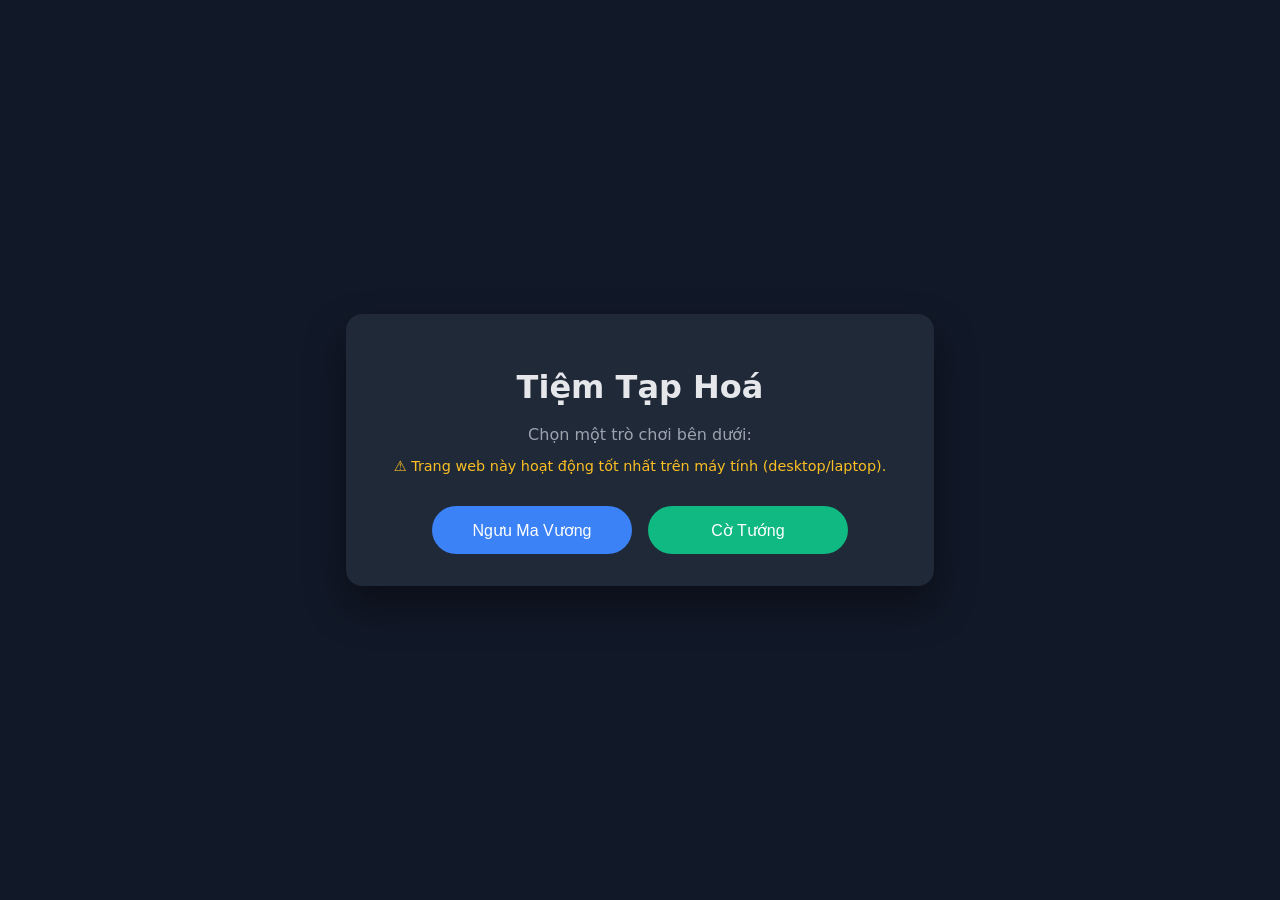
<file: Chess/index.html>
<!doctype html>
<html lang="vi">
<head>
  <meta charset="utf-8" />
  <title>Tiệm Tạp Hoá – Chọn trò chơi</title>
  <meta name="viewport" content="width=device-width, initial-scale=1" />
  <style>
    body {
      font-family: system-ui, -apple-system, BlinkMacSystemFont, "Segoe UI", sans-serif;
      min-height: 100vh;
      margin: 0;
      display: flex;
      align-items: center;
      justify-content: center;
      background: #111827;
      color: #e5e7eb;
    }
    .container {
      text-align: center;
      padding: 2rem 3rem;
      border-radius: 1rem;
      background: #1f2937;
      box-shadow: 0 20px 40px rgba(0,0,0,0.4);
      max-width: 560px;
    }
    h1 {
      margin-bottom: 1.2rem;
      font-size: 2rem;
    }
    .subtitle {
      margin-bottom: 0.5rem;
      color: #9ca3af;
    }
    .warning {
      margin-bottom: 2rem;
      font-size: 0.9rem;
      color: #fbbf24; /* vàng cảnh báo nhẹ */
    }
    .buttons {
      display: flex;
      gap: 1rem;
      justify-content: center;
      flex-wrap: wrap;
    }
    a {
      text-decoration: none;
    }
    .btn {
      padding: 0.9rem 1.6rem;
      border-radius: 999px;
      border: none;
      font-size: 1rem;
      cursor: pointer;
      transition: transform 0.1s ease, box-shadow 0.1s ease, background 0.2s;
      background: #3b82f6;
      color: white;
      display: inline-block;
      min-width: 200px;
    }
    .btn.secondary {
      background: #10b981;
    }
    .btn:hover {
      transform: translateY(-1px);
      box-shadow: 0 10px 25px rgba(0,0,0,0.35);
    }
  </style>
</head>
<body>
  <div class="container">
    <h1>Tiệm Tạp Hoá</h1>
    <p class="subtitle">Chọn một trò chơi bên dưới:</p>
    <p class="warning">⚠️ Trang web này hoạt động tốt nhất trên máy tính (desktop/laptop).</p>

    <div class="buttons">
      <!-- Nối Màu Ngưu Ma Vương -->
      <a href="./NguuMa.html">
        <button class="btn">Ngưu Ma Vương</button>
      </a>

      <!-- Cờ Tướng -->
      <a href="./CoTuong.html">
        <button class="btn secondary">Cờ Tướng</button>
      </a>
    </div>
  </div>
</body>
</html>
</file>
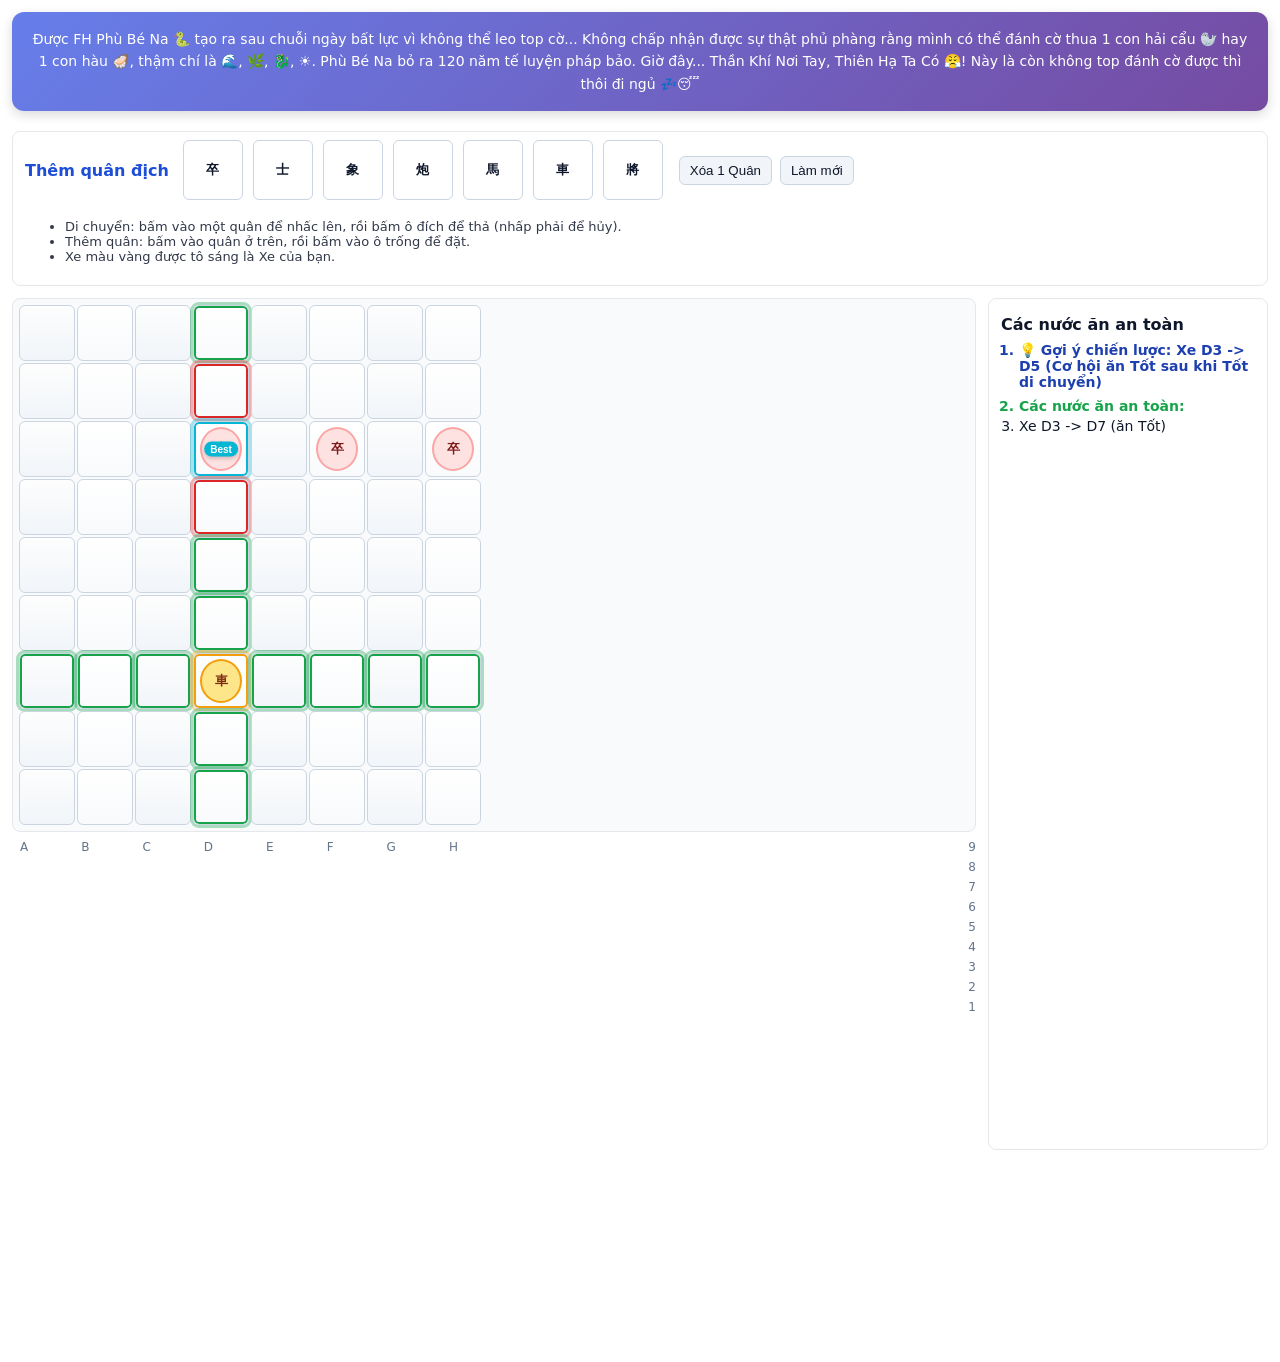
<file: ChessAI/index.html>
<!DOCTYPE html>
<html lang="vi">
<head>
	<meta charset="UTF-8" />
	<meta name="viewport" content="width=device-width, initial-scale=1.0" />
	<title>Công cụ Xiangqi: Nước ăn an toàn của Xe (8x9)</title>
	<link rel="stylesheet" href="styles.css" />
</head>
<body>
	<div class="app">
		<div class="decorative-section">
			<p>Được FH Phù Bé Na 🐍 tạo ra sau chuỗi ngày bất lực vì không thể leo top cờ... Không chấp nhận được sự thật phủ phàng rằng mình có thể đánh cờ thua 1 con hải cẩu 🦭 hay 1 con hàu 🦪, thậm chí là 🌊, 🌿, 🐉, ☀️. Phù Bé Na bỏ ra 120 năm tế luyện pháp bảo. Giờ đây... Thần Khí Nơi Tay, Thiên Hạ Ta Có 😤! Này là còn không top đánh cờ được thì thôi đi ngủ 💤😴</p>
		</div>
		<div class="controls">
			<div class="row">
				<div class="group">
					<label class="group-label">Thêm quân địch</label>
					<div id="palette" class="palette">
						<button class="token" data-piece="pawn">卒</button>
						<button class="token" data-piece="advisor">士</button>
						<button class="token" data-piece="elephant">象</button>
						<button class="token" data-piece="cannon">炮</button>
						<button class="token" data-piece="knight">馬</button>
						<button class="token" data-piece="rook">車</button>
						<button class="token" data-piece="general">將</button>
					</div>
				</div>
				<div class="group">
					<button id="deleteBtn" class="secondary">Xóa 1 Quân</button>
					<button id="resetBtn" class="secondary">Làm mới</button>
				</div>
			</div>
			<div class="row help">
				<ul>
					<li>Di chuyển: bấm vào một quân để nhấc lên, rồi bấm ô đích để thả (nhấp phải để hủy).</li>
					<li>Thêm quân: bấm vào quân ở trên, rồi bấm vào ô trống để đặt.</li>
					<li>Xe màu vàng được tô sáng là Xe của bạn.</li>
				</ul>
			</div>
		</div>
		<div class="board-wrap">
			<div id="board" class="board" aria-label="Bàn cờ Tượng Kỳ 8x9" role="grid"></div>
			<div class="labels">
				<div id="fileLabels" class="file-labels"></div>
				<div id="rankLabels" class="rank-labels"></div>
			</div>
		</div>
		<div class="sidebar">
			<h3>Các nước ăn an toàn</h3>
			<ol id="moveList" class="move-list"></ol>
		</div>
	</div>

	<script src="engine.js"></script>
	<script src="app.js"></script>
</body>
</html>
</file>
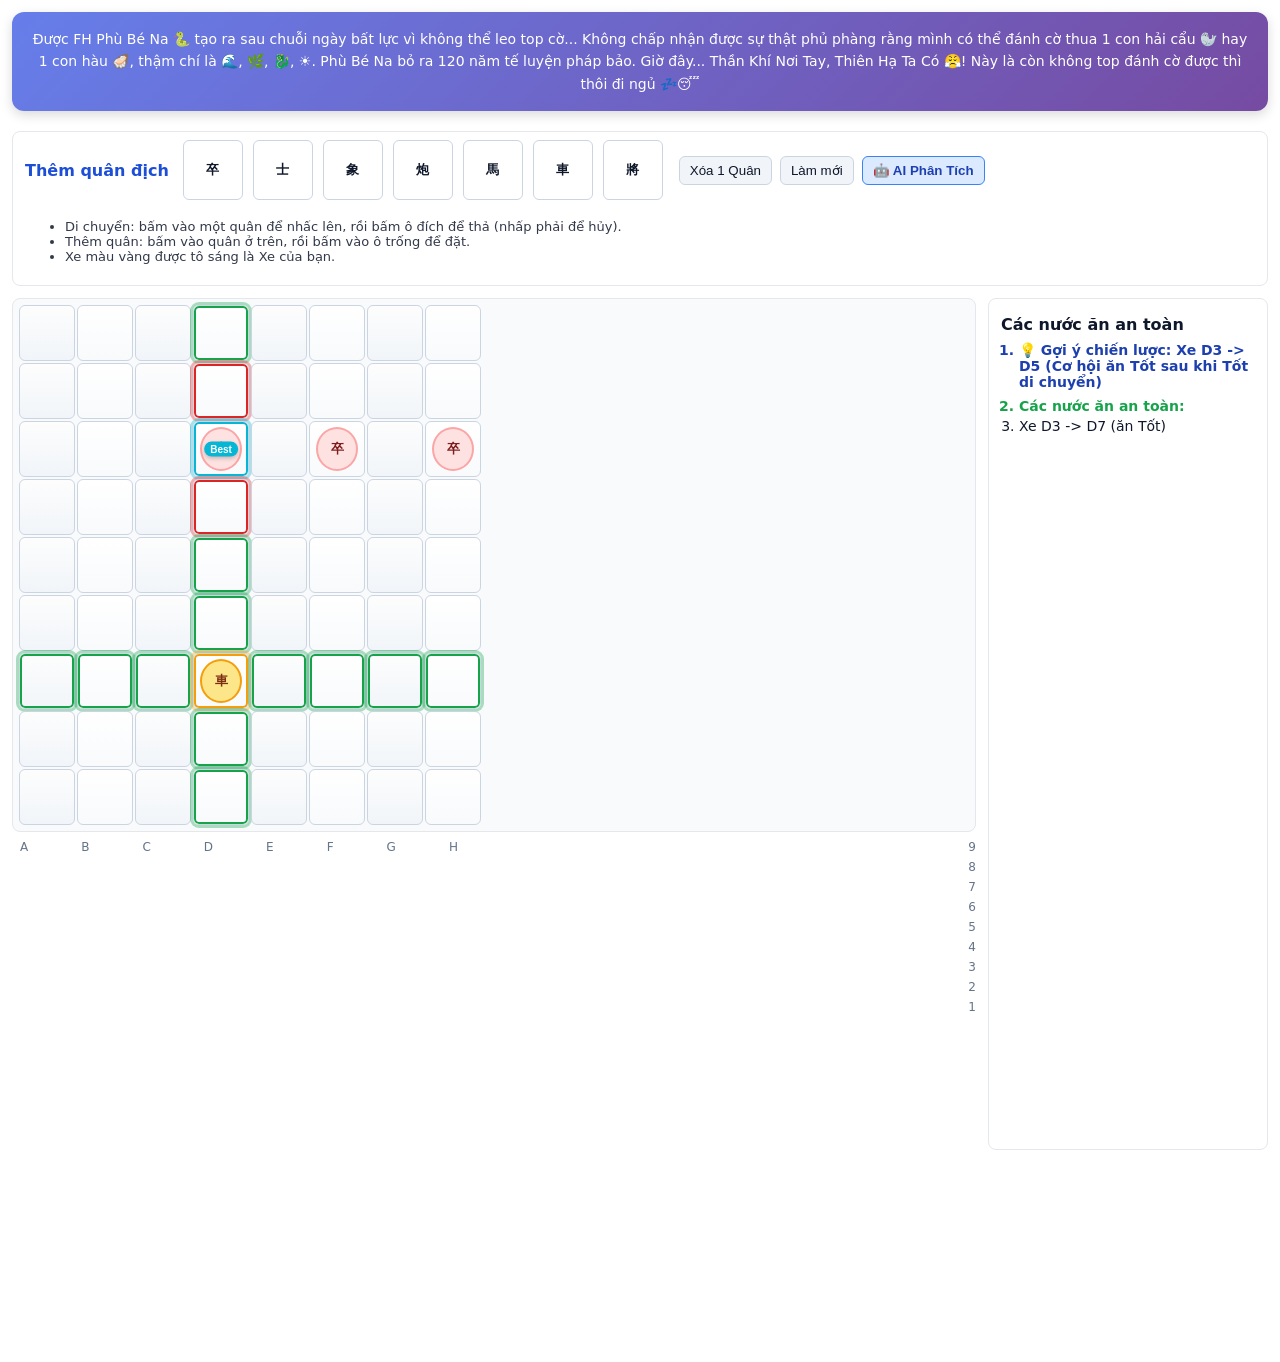
<file: Chess/CoTuong.html>
<!DOCTYPE html>
<html lang="vi">
<head>
	<meta charset="UTF-8" />
	<meta name="viewport" content="width=device-width, initial-scale=1.0" />
	<title>Công cụ Xiangqi: Nước ăn an toàn của Xe (8x9)</title>
	<link rel="stylesheet" href="styles.css" />
</head>
<body>
	<div class="app">
		<div class="decorative-section">
			<p>Được FH Phù Bé Na 🐍 tạo ra sau chuỗi ngày bất lực vì không thể leo top cờ... Không chấp nhận được sự thật phủ phàng rằng mình có thể đánh cờ thua 1 con hải cẩu 🦭 hay 1 con hàu 🦪, thậm chí là 🌊, 🌿, 🐉, ☀️. Phù Bé Na bỏ ra 120 năm tế luyện pháp bảo. Giờ đây... Thần Khí Nơi Tay, Thiên Hạ Ta Có 😤! Này là còn không top đánh cờ được thì thôi đi ngủ 💤😴</p>
		</div>
		<div class="controls">
			<div class="row">
				<div class="group">
					<label class="group-label">Thêm quân địch</label>
					<div id="palette" class="palette">
						<button class="token" data-piece="pawn">卒</button>
						<button class="token" data-piece="advisor">士</button>
						<button class="token" data-piece="elephant">象</button>
						<button class="token" data-piece="cannon">炮</button>
						<button class="token" data-piece="knight">馬</button>
						<button class="token" data-piece="rook">車</button>
						<button class="token" data-piece="general">將</button>
					</div>
				</div>
				<div class="group">
					<button id="deleteBtn" class="secondary">Xóa 1 Quân</button>
					<button id="resetBtn" class="secondary">Làm mới</button>
					<button id="aiBtn" class="primary">🤖 AI Phân Tích</button>
				</div>
			</div>
			<div class="row help">
				<ul>
					<li>Di chuyển: bấm vào một quân để nhấc lên, rồi bấm ô đích để thả (nhấp phải để hủy).</li>
					<li>Thêm quân: bấm vào quân ở trên, rồi bấm vào ô trống để đặt.</li>
					<li>Xe màu vàng được tô sáng là Xe của bạn.</li>
				</ul>
			</div>
		</div>
		<div class="board-wrap">
			<div id="board" class="board" aria-label="Bàn cờ Tượng Kỳ 8x9" role="grid"></div>
			<div class="labels">
				<div id="fileLabels" class="file-labels"></div>
				<div id="rankLabels" class="rank-labels"></div>
			</div>
		</div>
		<div class="sidebar">
			<h3>Các nước ăn an toàn</h3>
			<ol id="moveList" class="move-list"></ol>
		</div>
	</div>

	<script src="engine.js"></script>
	<script src="gemini-api.js"></script>
	<script src="app.js"></script>
</body>
</html>
</file>
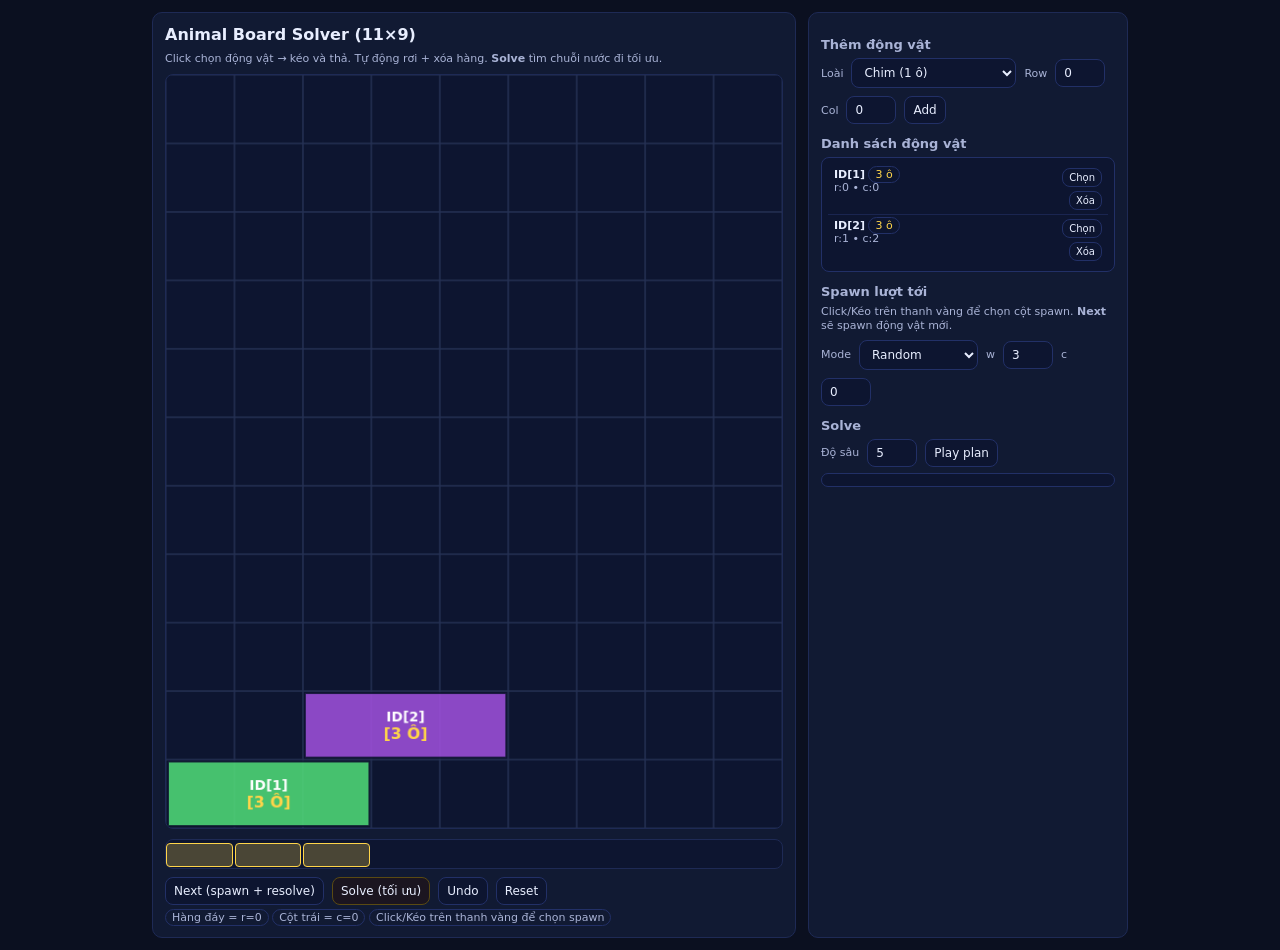
<file: Chess/dongvat.html>
<!doctype html>
<html lang="vi">
<head>
  <meta charset="utf-8" />
  <meta name="viewport" content="width=device-width,initial-scale=1" />
  <title>Animal Board Solver (11x9)</title>
  <style>
    :root { --bg:#0b1020; --panel:#111a33; --grid:#273255; --text:#e8eeff; --muted:#a9b3d6; --accent:#ffd54a; }
    * { box-sizing: border-box; font-family: ui-sans-serif, system-ui, -apple-system, Segoe UI, Roboto, Arial; }
    body { margin:0; background:var(--bg); color:var(--text); }
    .wrap { display:grid; grid-template-columns: 1fr 320px; gap:12px; padding:12px; max-width:1000px; margin:0 auto; }
    .card { background:var(--panel); border:1px solid #1e2a55; border-radius:10px; padding:12px; }
    h1 { margin:0 0 8px; font-size:16px; }
    h2 { margin:12px 0 6px; font-size:13px; color:var(--muted); font-weight:600; }
    canvas { width:100%; height:auto; display:block; border-radius:8px; border:1px solid #1e2a55; background:#0d1530; }
    .row { display:flex; gap:8px; align-items:center; flex-wrap:wrap; }
    label { font-size:11px; color:var(--muted); }
    input, select, button {
      background:#0d1530; color:var(--text);
      border:1px solid #223067; border-radius:8px;
      padding:6px 8px; font-size:12px;
    }
    button { cursor:pointer; }
    button:hover { border-color:#3950a7; }
    .btn-accent { border-color:#5a4a12; background:#1b1520; }
    .btn-accent:hover { border-color:#ffd54a; }
    .small { font-size:11px; color:var(--muted); line-height:1.3; }
    .list { max-height:180px; overflow:auto; border:1px solid #223067; border-radius:8px; padding:6px; background:#0d1530; }
    .pieceItem { display:flex; justify-content:space-between; gap:6px; padding:4px 6px; border-bottom:1px solid #1a2550; font-size:11px; }
    .pieceItem:last-child { border-bottom:none; }
    .pill { padding:1px 6px; border-radius:999px; border:1px solid #223067; color:var(--muted); font-size:11px; }
    .warn { color:#ffcccb; }
    .ok { color:#b9ffcb; }
    .moves { white-space:pre-wrap; font-family: ui-monospace, SFMono-Regular, Menlo, Monaco, Consolas, "Liberation Mono", monospace; font-size:11px; }
    .move-highlight { background:#ffd54a20; border:2px solid #ffd54a; }
    .spawn-highlight { background:#ff54d520; border:2px solid #ff54d5; }
    .highlight-text { color:#ffd54a; font-weight:bold; }
    .yellow-bar { margin-top:10px; height:30px; position:relative; background:#0d1530; border-radius:8px; border:1px solid #1e2a55; }
    .yellow-cell { position:absolute; height:24px; top:3px; background:#ffd54a40; border:1px solid #ffd54a; border-radius:4px; transition:all 0.2s; }
  </style>
</head>
<body>
<div class="wrap">
  <div class="card">
    <h1>Animal Board Solver (11×9)</h1>
    <div class="small">
      Click chọn động vật → kéo và thả. Tự động rơi + xóa hàng. 
      <b>Solve</b> tìm chuỗi nước đi tối ưu.
    </div>
    <div style="height:8px"></div>
    <canvas id="cv" width="630" height="770"></canvas>
    
    <!-- Yellow bar placed BELOW the board -->
    <div class="yellow-bar" id="yellowBar">
      <!-- Yellow cells will be dynamically added here -->
    </div>
    
    <div style="height:8px"></div>
    <div class="row">
      <button id="nextBtn">Next (spawn + resolve)</button>
      <button id="solveBtn" class="btn-accent">Solve (tối ưu)</button>
      <button id="undoBtn">Undo</button>
      <button id="resetBtn">Reset</button>
    </div>
    <div style="height:6px"></div>
    <div class="small">
      <span class="pill">Hàng đáy = r=0</span>
      <span class="pill">Cột trái = c=0</span>
      <span class="pill">Click/Kéo trên thanh vàng để chọn spawn</span>
    </div>
  </div>

  <div class="card">
    <h2>Thêm động vật</h2>
    <div class="row">
      <label>Loài</label>
      <select id="kindSel"></select>
      <label>Row</label>
      <input id="rIn" type="number" min="0" max="10" value="0" style="width:50px">
      <label>Col</label>
      <input id="cIn" type="number" min="0" max="8" value="0" style="width:50px">
      <button id="addBtn">Add</button>
    </div>

    <h2>Danh sách động vật</h2>
    <div id="pieceList" class="list"></div>

    <h2>Spawn lượt tới</h2>
    <div class="small">
      Click/Kéo trên thanh vàng để chọn cột spawn. 
      <b>Next</b> sẽ spawn động vật mới.
    </div>
    <div style="height:6px"></div>
    <div class="row">
      <label>Mode</label>
      <select id="spawnMode">
        <option value="random">Random</option>
        <option value="det">Deterministic</option>
      </select>
      <label>w</label>
      <input id="spawnW" type="number" min="1" max="5" value="3" style="width:50px">
      <label>c</label>
      <input id="spawnC" type="number" min="0" max="8" value="0" style="width:50px">
    </div>

    <h2>Solve</h2>
    <div class="row">
      <label>Độ sâu</label>
      <input id="maxDepth" type="number" min="1" max="10" value="5" style="width:50px">
      <button id="playPlanBtn">Play plan</button>
      <span id="status" class="small"></span>
    </div>
    <div style="height:6px"></div>
    <div id="planBox" class="list moves"></div>
  </div>
</div>

<script>
(() => {
  // ---------------------------
  // Constants
  // ---------------------------
  const W = 9, H = 11;
  const FULL_ROW_MASK = (1 << W) - 1;
  const cell = 70;

  const ANIMALS = [
    { kind:"Chim", w:1 },
    { kind:"Hươu Hồng Nhỏ", w:1 },
    { kind:"Hươu Hồng Lớn", w:2 },
    { kind:"Ngựa Vằn", w:2 },
    { kind:"Voi", w:3 },
    { kind:"Sư Tử", w:3 },
    { kind:"Ngựa Vằn Lớn", w:3 },
    { kind:"Gấu Bắc Cực", w:4 },
    { kind:"Trâu Đỏ", w:5 },
  ];

  // ---------------------------
  // State
  // ---------------------------
  let pieces = [];
  let nextId = 1;
  let selectedId = null;
  let isDraggingPiece = false;
  let isDraggingYellow = false;
  let dragStartX = 0, dragStartY = 0;
  let dragOffsetX = 0, dragOffsetY = 0;

  let yellow = Array(W).fill(false);
  let highlightedMove = null;
  let currentPlan = [];

  const history = [];

  function snapshot() {
    history.push({
      pieces: JSON.parse(JSON.stringify(pieces)),
      yellow: yellow.slice(),
      selectedId
    });
    if (history.length > 50) history.shift();
  }

  // ---------------------------
  // Physics & Helpers
  // ---------------------------
  function maskFor(w, c) { return ((1 << w) - 1) << c; }

  function buildRowMasks(ps) {
    const rows = Array(H).fill(0);
    for (const p of ps) rows[p.r] |= maskFor(p.w, p.c);
    return rows;
  }

  function countBits(x) {
    let count = 0;
    while (x) { count += x & 1; x >>= 1; }
    return count;
  }

  function isLegalPlacement(ps, testP, ignoreId=null) {
    if (testP.c < 0 || testP.r < 0 || testP.r >= H) return false;
    if (testP.c + testP.w > W) return false;
    const others = ps.filter(x => x.id !== ignoreId);
    const rows = buildRowMasks(others);
    const m = maskFor(testP.w, testP.c);
    return !(rows[testP.r] & m);
  }

  function findDropPosition(ps, piece, targetCol) {
    const others = ps.filter(p => p.id !== piece.id);
    const rows = buildRowMasks(others);
    const mask = maskFor(piece.w, targetCol);
    
    for (let r = H - 1; r >= 0; r--) {
      if ((rows[r] & mask) === 0) {
        if (r === 0 || (rows[r - 1] & mask) !== 0) {
          return r;
        }
      } else {
        break;
      }
    }
    return -1;
  }

  function autoResolve(ps) {
    // Gravity
    let changed = true;
    ps = ps.map(p => ({...p}));
    while (changed) {
      changed = false;
      const rows = buildRowMasks(ps);
      for (let i = 0; i < ps.length; i++) {
        const p = ps[i];
        if (p.r === 0) continue;
        if (!(rows[p.r - 1] & maskFor(p.w, p.c))) {
          const targetR = findDropPosition(ps, p, p.c);
          if (targetR !== -1 && targetR < p.r) {
            p.r = targetR;
            changed = true;
          }
        }
      }
    }

    // Clear full rows
    let cleared = 0;
    while (true) {
      const rows = buildRowMasks(ps);
      const fullRows = [];
      for (let r = 0; r < H; r++) {
        if (rows[r] === FULL_ROW_MASK) fullRows.push(r);
      }
      if (!fullRows.length) break;

      const fullSet = new Set(fullRows);
      ps = ps.filter(p => !fullSet.has(p.r));
      cleared += fullRows.length;
      
      // Re-apply gravity
      ps = ps.map(p => ({...p}));
      for (let i = 0; i < ps.length; i++) {
        const targetR = findDropPosition(ps, ps[i], ps[i].c);
        if (targetR !== -1) ps[i].r = targetR;
      }
    }

    return { ps, cleared };
  }

  function contiguousChunks(cols) {
    cols.sort((a,b)=>a-b);
    const chunks = [];
    let cur = [];
    for (const c of cols) {
      if (!cur.length || c === cur[cur.length-1] + 1) cur.push(c);
      else { chunks.push(cur); cur = [c]; }
    }
    if (cur.length) chunks.push(cur);
    return chunks;
  }

  function possibleSpawnsFromYellow() {
    const cols = [];
    for (let c=0;c<W;c++) if (yellow[c]) cols.push(c);
    if (!cols.length) return [];

    const chunks = contiguousChunks(cols);
    const opts = [];
    const allowedW = [1,2,3,4,5];

    for (const ch of chunks) {
      const start = ch[0], L = ch.length;
      for (const w of allowedW) {
        if (w <= L) {
          for (let c = start; c <= start + L - w; c++) {
            opts.push({ w, c });
          }
        }
      }
    }
    return opts;
  }

  function placeSpawn(ps, spawn) {
    const m = maskFor(spawn.w, spawn.c);
    const rows = buildRowMasks(ps);
    for (let r=H-1; r>=0; r--) {
      if ((rows[r] & m) === 0) {
        const p = { id: nextId++, r, c: spawn.c, w: spawn.w, kind: `ID[${nextId-1}]` };
        return ps.concat([p]);
      }
    }
    return null;
  }

  // ---------------------------
  // Optimized Solver
  // ---------------------------
  function heuristic(ps) {
    const rows = buildRowMasks(ps);
    let score = 0;
    
    for (let r = 0; r < H; r++) {
      const filled = countBits(rows[r]);
      if (filled >= W - 1) score += 1000;
      else if (filled >= W - 2) score += 100;
      else score += filled * filled;
    }
    
    let maxHeight = 0;
    for (let r = H-1; r >=0; r--) {
      if (rows[r]) { maxHeight = H - r; break; }
    }
    score -= maxHeight * 5;
    
    return score;
  }

  function generateSmartMoves(ps) {
    const moves = [];
    const currentScore = heuristic(ps);
    
    for (const p of ps) {
      for (let c = 0; c <= W - p.w; c++) {
        if (c === p.c) continue;
        
        const targetR = findDropPosition(ps, p, c);
        if (targetR !== -1) {
          const newState = applyMove(ps, { pieceId: p.id, r: targetR, c });
          const resolved = autoResolve(newState).ps;
          const newScore = heuristic(resolved);
          
          if (newScore > currentScore + 10) {
            moves.push({ pieceId: p.id, r: targetR, c, score: newScore });
          }
        }
      }
    }
    
    moves.sort((a, b) => b.score - a.score);
    return moves.slice(0, 15);
  }

  function canon(ps) {
    const a = ps.slice().sort((p,q) =>
      (p.r-q.r) || (p.c-q.c) || (p.w-q.w)
    );
    return a.map(p => `${p.r},${p.c},${p.w}`).join("|");
  }

  function applyMove(ps, mv) {
    return ps.map(p => p.id === mv.pieceId ? ({...p, r: mv.r, c: mv.c}) : ({...p}));
  }

  function solveMinMoves(maxDepth) {
    const startResolved = autoResolve(pieces).ps;
    if (autoResolve(pieces).cleared > 0) return [];

    const queue = [{ 
      ps: startResolved, 
      path: [], 
      priority: heuristic(startResolved)
    }];
    
    const seen = new Set([canon(startResolved)]);
    let expanded = 0;
    const MAX_EXPANDED = 20000;

    while (queue.length && expanded < MAX_EXPANDED) {
      expanded++;
      queue.sort((a, b) => b.priority - a.priority);
      const cur = queue.pop();
      
      if (cur.path.length >= maxDepth) continue;

      const moves = generateSmartMoves(cur.ps);
      
      for (const mv of moves) {
        let newState = applyMove(cur.ps, mv);
        let result = autoResolve(newState);
        
        const spawnMode = document.getElementById("spawnMode").value;
        let spawns = [];
        
        if (spawnMode === "det") {
          const w = Math.min(5, Math.max(1, +document.getElementById("spawnW").value || 3));
          const c = Math.min(8, Math.max(0, +document.getElementById("spawnC").value || 0));
          spawns = [{ w, c }];
        } else {
          spawns = possibleSpawnsFromYellow();
          if (!spawns.length) spawns = [null];
        }

        for (const sp of spawns.slice(0, 2)) {
          let finalState = result.ps;
          if (sp) {
            const withSpawn = placeSpawn(finalState, sp);
            if (withSpawn) finalState = autoResolve(withSpawn).ps;
          }
          
          if (result.cleared > 0) {
            return cur.path.concat([mv]);
          }

          const key = canon(finalState);
          if (!seen.has(key)) {
            seen.add(key);
            const h = heuristic(finalState);
            queue.push({
              ps: finalState,
              path: cur.path.concat([mv]),
              priority: h
            });
          }
        }
      }
    }
    
    return null;
  }

  // ---------------------------
  // Enhanced UI Rendering
  // ---------------------------
  const cv = document.getElementById("cv");
  const ctx = cv.getContext("2d");
  cv.width = W * cell;
  cv.height = H * cell;

  function boardToCanvasY(r) {
    return (H - 1 - r) * cell;
  }

  function drawYellowBar() {
    const yellowBar = document.getElementById("yellowBar");
    yellowBar.innerHTML = "";
    
    const barWidth = yellowBar.offsetWidth;
    const cellWidth = barWidth / W;
    
    for (let c = 0; c < W; c++) {
      const cellDiv = document.createElement("div");
      cellDiv.className = "yellow-cell";
      cellDiv.style.left = (c * cellWidth) + "px";
      cellDiv.style.width = (cellWidth - 2) + "px";
      cellDiv.style.backgroundColor = yellow[c] ? "#ffd54a40" : "transparent";
      cellDiv.style.borderColor = yellow[c] ? "#ffd54a" : "transparent";
      cellDiv.dataset.col = c;
      yellowBar.appendChild(cellDiv);
    }
  }

  function draw() {
    ctx.clearRect(0, 0, cv.width, cv.height);

    // Grid
    ctx.strokeStyle = "#273255";
    ctx.lineWidth = 1;
    for (let r = 0; r < H; r++) {
      for (let c = 0; c < W; c++) {
        const x = c * cell;
        const y = boardToCanvasY(r);
        ctx.strokeRect(x, y, cell, cell);
      }
    }

    // Highlight for current move plan
    if (highlightedMove) {
      const p = pieces.find(x => x.id === highlightedMove.pieceId);
      if (p) {
        const x = p.c * cell;
        const y = boardToCanvasY(p.r);
        ctx.strokeStyle = "#ffd54a";
        ctx.lineWidth = 3;
        ctx.strokeRect(x+1, y+1, p.w*cell-2, cell-2);
        
        const tx = highlightedMove.c * cell;
        const ty = boardToCanvasY(highlightedMove.r);
        ctx.strokeStyle = "#54ffd5";
        ctx.setLineDash([5, 5]);
        ctx.strokeRect(tx+1, ty+1, p.w*cell-2, cell-2);
        ctx.setLineDash([]);
      }
    }

    // Pieces with simplified display
    function kindColor(id) {
      return `hsl(${(id * 137) % 360} 70% 60%)`;
    }

    for (const p of pieces) {
      const x = p.c * cell;
      const y = boardToCanvasY(p.r);
      
      // Main piece
      ctx.fillStyle = kindColor(p.id);
      ctx.globalAlpha = 0.85;
      ctx.fillRect(x+2, y+2, p.w*cell-4, cell-4);
      
      // Border
      ctx.strokeStyle = (p.id === selectedId) ? "#ffd54a" : "#0d1530";
      ctx.lineWidth = (p.id === selectedId) ? 3 : 2;
      ctx.strokeRect(x+2, y+2, p.w*cell-4, cell-4);
      
      // Simplified text - Only ID and size
      ctx.globalAlpha = 1;
      ctx.fillStyle = "#ffffff";
      ctx.font = "bold 14px system-ui";
      ctx.textAlign = "center";
      ctx.textBaseline = "middle";
      
      const centerX = x + (p.w * cell) / 2;
      const centerY = y + cell / 2;
      
      ctx.fillText(`ID[${p.id}]`, centerX, centerY - 8);
      
      ctx.fillStyle = "#ffd54a";
      ctx.font = "bold 16px system-ui";
      ctx.fillText(`[${p.w} Ô]`, centerX, centerY + 10);
      
      ctx.textAlign = "left";
      ctx.textBaseline = "alphabetic";
    }

    drawYellowBar();
    renderPieceList();
  }

  function renderPieceList() {
    const box = document.getElementById("pieceList");
    box.innerHTML = "";
    const sorted = pieces.slice().sort((a,b)=>a.id-b.id);
    for (const p of sorted) {
      const div = document.createElement("div");
      div.className = "pieceItem";
      div.innerHTML = `
        <div>
          <div><b>ID[${p.id}]</b> <span class="pill" style="color:#ffd54a">${p.w} ô</span></div>
          <div class="small">r:${p.r} • c:${p.c}</div>
        </div>
        <div style="display:flex;flex-direction:column;gap:4px;align-items:flex-end">
          <button data-act="sel" data-id="${p.id}" style="font-size:10px; padding:3px 6px;">${p.id===selectedId ? "Đã chọn" : "Chọn"}</button>
          <button data-act="del" data-id="${p.id}" style="font-size:10px; padding:3px 6px;">Xóa</button>
        </div>
      `;
      box.appendChild(div);
    }
    
    box.querySelectorAll("button").forEach(btn=>{
      btn.addEventListener("click", () => {
        const act = btn.dataset.act;
        const id = +btn.dataset.id;
        if (act === "sel") {
          selectedId = (selectedId === id ? null : id);
          draw();
        } else if (act === "del") {
          snapshot();
          pieces = pieces.filter(p => p.id !== id);
          if (selectedId === id) selectedId = null;
          draw();
        }
      });
    });
  }

  // ---------------------------
  // Enhanced Interactions
  // ---------------------------
  // Yellow bar interactions
  document.getElementById("yellowBar").addEventListener("mousedown", (e) => {
    isDraggingYellow = true;
    const rect = e.target.getBoundingClientRect();
    const barRect = document.getElementById("yellowBar").getBoundingClientRect();
    const x = e.clientX - barRect.left;
    const cellWidth = barRect.width / W;
    const col = Math.floor(x / cellWidth);
    
    if (col >= 0 && col < W) {
      yellow[col] = !yellow[col];
      draw();
    }
  });

  document.getElementById("yellowBar").addEventListener("mousemove", (e) => {
    if (!isDraggingYellow) return;
    
    const barRect = document.getElementById("yellowBar").getBoundingClientRect();
    const x = e.clientX - barRect.left;
    const cellWidth = barRect.width / W;
    const col = Math.floor(x / cellWidth);
    
    if (col >= 0 && col < W) {
      yellow[col] = true;
      draw();
    }
  });

  document.addEventListener("mouseup", () => {
    if (isDraggingYellow) {
      isDraggingYellow = false;
      snapshot();
    }
  });

  // Canvas interactions for pieces
  cv.addEventListener("mousedown", (e) => {
    const rect = cv.getBoundingClientRect();
    const mx = (e.clientX - rect.left) * (cv.width / rect.width);
    const my = (e.clientY - rect.top) * (cv.height / rect.height);
    const c = Math.floor(mx / cell);
    const r = H - 1 - Math.floor(my / cell);

    // Select piece
    const hit = pieces.find(p => p.r === r && c >= p.c && c < p.c + p.w);
    if (hit) {
      selectedId = hit.id;
      isDraggingPiece = true;
      dragStartX = mx;
      dragStartY = my;
      dragOffsetX = mx - (hit.c * cell);
      dragOffsetY = my - boardToCanvasY(hit.r);
      draw();
    }
  });

  cv.addEventListener("mousemove", (e) => {
    if (!isDraggingPiece || selectedId === null) return;
    
    const rect = cv.getBoundingClientRect();
    const mx = (e.clientX - rect.left) * (cv.width / rect.width);
    const my = (e.clientY - rect.top) * (cv.height / rect.height);
    
    const p = pieces.find(x => x.id === selectedId);
    if (!p) return;
    
    // Calculate target position based on mouse position
    const targetC = Math.max(0, Math.min(W - p.w, Math.floor((mx - dragOffsetX) / cell)));
    const targetR = Math.max(0, Math.min(H - 1, H - 1 - Math.floor((my - dragOffsetY) / cell)));
    
    if (targetC !== p.c || targetR !== p.r) {
      const temp = { ...p, r: targetR, c: targetC };
      if (isLegalPlacement(pieces, temp, p.id)) {
        p.r = targetR;
        p.c = targetC;
        draw();
      }
    }
  });

  cv.addEventListener("mouseup", (e) => {
    if (!isDraggingPiece) return;
    isDraggingPiece = false;
    
    if (selectedId !== null) {
      snapshot();
      // Auto-resolve after drop
      const result = autoResolve(pieces);
      pieces = result.ps;
      if (result.cleared > 0) {
        setStatus(`Đã xóa ${result.cleared} hàng!`, false);
      }
      draw();
    }
  });

  cv.addEventListener("click", (e) => {
    if (isDraggingPiece) return;
    
    const rect = cv.getBoundingClientRect();
    const mx = (e.clientX - rect.left) * (cv.width / rect.width);
    const my = (e.clientY - rect.top) * (cv.height / rect.height);
    const c = Math.floor(mx / cell);
    const r = H - 1 - Math.floor(my / cell);

    // Place selected piece
    if (selectedId != null) {
      const p = pieces.find(x => x.id === selectedId);
      if (!p) return;
      
      const target = { ...p, r, c };
      if (isLegalPlacement(pieces, target, p.id)) {
        snapshot();
        p.r = r;
        p.c = c;
        // Auto-resolve
        const result = autoResolve(pieces);
        pieces = result.ps;
        draw();
      }
    }
  });

  function setStatus(msg, isWarn=false) {
    const el = document.getElementById("status");
    el.textContent = msg;
    el.className = "small " + (isWarn ? "warn" : "ok");
  }

  // ---------------------------
  // Button Handlers
  // ---------------------------
  document.getElementById("nextBtn").addEventListener("click", () => {
    snapshot();
    let result = autoResolve(pieces);
    pieces = result.ps;

    const mode = document.getElementById("spawnMode").value;
    let spawn = null;
    
    if (mode === "det") {
      const w = Math.min(5, Math.max(1, +document.getElementById("spawnW").value || 3));
      const c = Math.min(8, Math.max(0, +document.getElementById("spawnC").value || 0));
      spawn = { w, c };
    } else {
      const opts = possibleSpawnsFromYellow();
      if (opts.length) spawn = opts[Math.floor(Math.random()*opts.length)];
    }

    if (spawn) {
      const placed = placeSpawn(pieces, spawn);
      if (placed) pieces = placed;
    }

    result = autoResolve(pieces);
    pieces = result.ps;
    setStatus(result.cleared ? `Next: xóa ${result.cleared} hàng` : "Next: không xóa hàng", !result.cleared);
    draw();
  });

  document.getElementById("solveBtn").addEventListener("click", () => {
    const maxDepth = Math.min(10, Math.max(1, +document.getElementById("maxDepth").value || 5));
    setStatus("Đang tính toán...", false);
    
    const oldText = document.getElementById("solveBtn").textContent;
    document.getElementById("solveBtn").textContent = "Đang tính...";
    document.getElementById("solveBtn").disabled = true;
    
    setTimeout(() => {
      const plan = solveMinMoves(maxDepth);
      currentPlan = plan || [];
      
      document.getElementById("solveBtn").textContent = oldText;
      document.getElementById("solveBtn").disabled = false;
      
      const planBox = document.getElementById("planBox");
      if (!plan) {
        planBox.textContent = "Không tìm thấy giải pháp. Thử tăng độ sâu hoặc thay đổi bảng.";
        setStatus("Không tìm thấy", true);
      } else if (plan.length === 0) {
        planBox.textContent = "Có thể clear ngay!";
        setStatus("Clear được ngay", false);
      } else {
        planBox.textContent = plan.map((m, i) => {
          const piece = pieces.find(p => p.id === m.pieceId);
          return `${i+1}. Di chuyển ID[${m.pieceId}] đến (hàng ${m.r}, cột ${m.c})`;
        }).join("\n");
        setStatus(`Tìm thấy ${plan.length} bước`, false);
        
        if (plan.length > 0) {
          highlightedMove = plan[0];
          draw();
        }
      }
    }, 10);
  });

  document.getElementById("playPlanBtn").addEventListener("click", () => {
    if (currentPlan.length === 0) {
      setStatus("Chưa có kế hoạch", true);
      return;
    }
    
    let step = 0;
    const playStep = () => {
      if (step >= currentPlan.length) {
        setStatus("Hoàn thành!", false);
        highlightedMove = null;
        draw();
        return;
      }
      
      const mv = currentPlan[step];
      highlightedMove = mv;
      snapshot();
      
      const piece = pieces.find(p => p.id === mv.pieceId);
      if (piece) {
        piece.r = mv.r;
        piece.c = mv.c;
      }
      
      const result = autoResolve(pieces);
      pieces = result.ps;
      
      setStatus(`Bước ${step+1}/${currentPlan.length}`, false);
      draw();
      
      step++;
      setTimeout(playStep, 800);
    };
    
    playStep();
  });

  document.getElementById("undoBtn").addEventListener("click", () => {
    const s = history.pop();
    if (!s) { setStatus("Không thể undo", true); return; }
    pieces = s.pieces;
    yellow = s.yellow;
    selectedId = s.selectedId;
    highlightedMove = null;
    setStatus("", false);
    draw();
  });

  document.getElementById("resetBtn").addEventListener("click", () => {
    snapshot();
    pieces = [];
    yellow = Array(W).fill(false);
    selectedId = null;
    highlightedMove = null;
    currentPlan = [];
    setStatus("Đã reset", false);
    draw();
  });

  // Add piece functionality
  const kindSel = document.getElementById("kindSel");
  for (const a of ANIMALS) {
    const opt = document.createElement("option");
    opt.value = a.kind;
    opt.textContent = `${a.kind} (${a.w} ô)`;
    kindSel.appendChild(opt);
  }

  document.getElementById("addBtn").addEventListener("click", () => {
    const kind = kindSel.value;
    const a = ANIMALS.find(x => x.kind === kind);
    const r = Math.min(10, Math.max(0, +document.getElementById("rIn").value || 0));
    const c = Math.min(8, Math.max(0, +document.getElementById("cIn").value || 0));
    const p = { id: nextId++, kind: `ID[${nextId-1}]`, w: a.w, r, c };
    
    if (!isLegalPlacement(pieces, p, null)) {
      setStatus("Vị trí không hợp lệ", true);
      return;
    }
    
    snapshot();
    pieces.push(p);
    setStatus("Đã thêm", false);
    draw();
  });

  // Demo seed
  function seedDemo() {
    pieces = [];
    nextId = 1;
    pieces.push({ id: nextId++, kind: "ID[1]", w: 3, r: 0, c: 0 });
    pieces.push({ id: nextId++, kind: "ID[2]", w: 3, r: 1, c: 2 });
    yellow = Array(W).fill(false);
    yellow[0] = yellow[1] = yellow[2] = true;
    selectedId = null;
  }

  seedDemo();
  draw();
})();
</script>
</body>
</html>
</file>
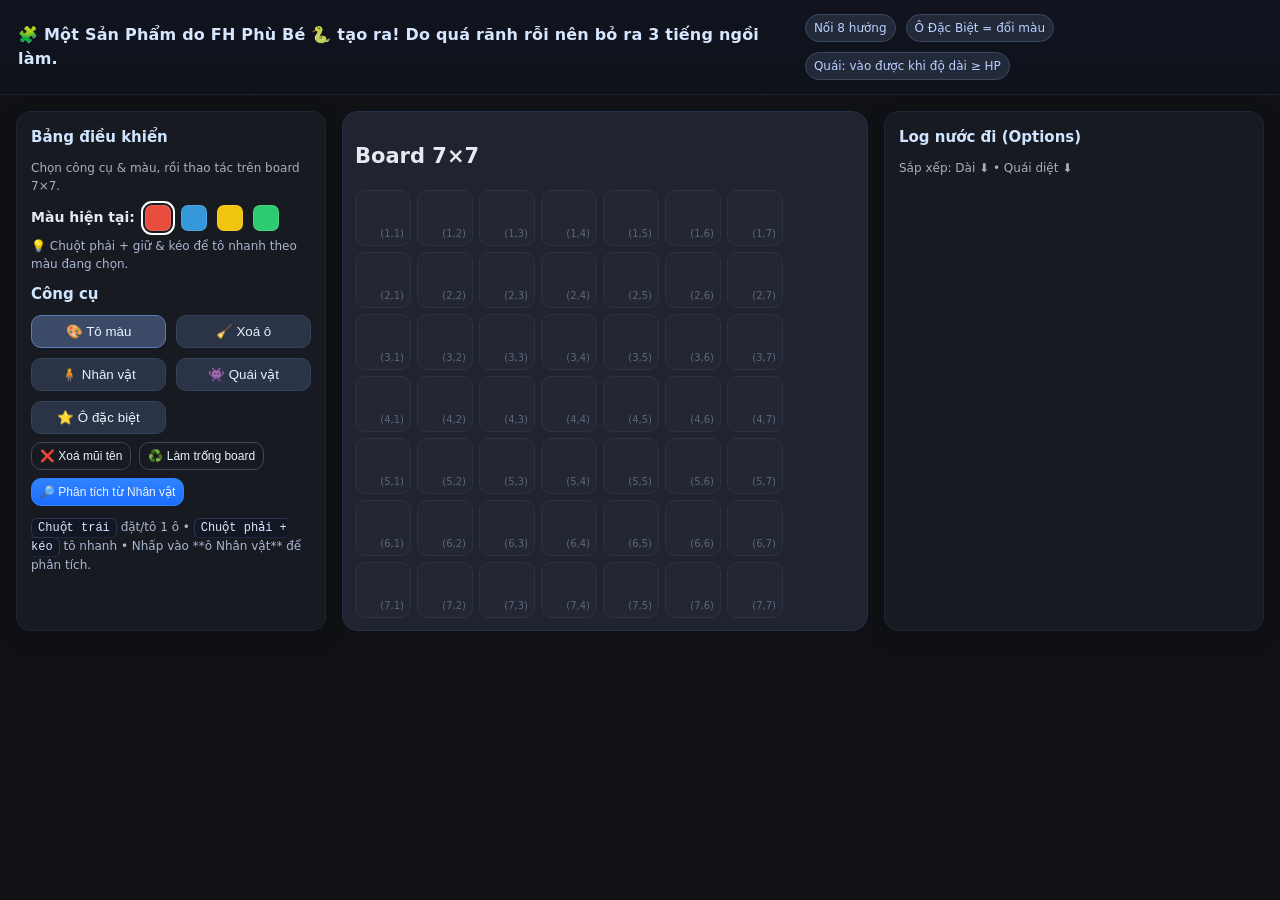
<file: Chess/game.html>
<!doctype html>
<html lang="vi">
<head>
<meta charset="utf-8" />
<meta name="viewport" content="width=device-width, initial-scale=1" />
<title>Puzzle Nối Đường 7x7 — Giả lập & Log nước đi</title>
<style>
  :root{
    --bg:#0f1115; --panel:#171a21; --panel-2:#1f2430; --ink:#e7e9ee; --muted:#a7b0c0;
    --accent:#56b0ff; --ok:#2ecc71; --warn:#ffb84d; --danger:#ff6b6b;
    --cell:#222733; --grid:#2b3242; --highlight:#343c52; --arrow:#111824;
    --red:#e74c3c; --blue:#3498db; --yellow:#f1c40f; --purple:#2ecc71; --special:#00d1b2;
  }
  *{box-sizing:border-box}
  body{
    margin:0; background:var(--bg); color:var(--ink);
    font:14px/1.5 system-ui, -apple-system, Segoe UI, Roboto, Helvetica, Arial, "Apple Color Emoji","Segoe UI Emoji";
  }
  header{
    display:flex; gap:12px; align-items:center; justify-content:space-between;
    padding:14px 18px; background:linear-gradient(180deg,#111420, #0e121a);
    border-bottom:1px solid #1f2430; position:sticky; top:0; z-index:3;
  }
  header h1{ font-size:16px; margin:0; letter-spacing:.2px; color:#d7e6ff }
  .wrap{
    display:grid; grid-template-columns: 310px 1fr 380px; gap:16px;
    padding:16px; max-width:1400px; margin:0 auto;
  }
  .card{
    background:var(--panel); border:1px solid #202636; border-radius:14px; padding:14px;
    box-shadow: 0 6px 18px rgba(0,0,0,.25);
  }
  .card h2{ margin:0 0 10px; font-size:15px; color:#cfe4ff }
  .subtle{ color:var(--muted); font-size:12px }
  /* Board */
  .board{
    background:var(--panel-2); border-radius:16px; padding:12px; border:1px solid #253049;
  }
  .grid{
    display:grid; grid-template-columns: repeat(7, 56px); grid-template-rows: repeat(7,56px);
    gap:6px; user-select:none;
  }
  .cell{
    width:56px; height:56px; border-radius:10px; background:var(--cell);
    border:1px solid var(--grid); position:relative; cursor:pointer; overflow:hidden;
    transition:transform .05s ease, box-shadow .15s ease;
  }
  .cell:hover{ transform:translateY(-1px); box-shadow:0 6px 12px rgba(0,0,0,.25) }
  .cell .badge{
    position:absolute; top:6px; right:6px; padding:1px 6px; border-radius:999px; font-size:11px;
    background:rgba(0,0,0,.35); border:1px solid rgba(255,255,255,.08); color:#fff;
  }
  .cell .coord{
    position:absolute; bottom:4px; right:6px; font-size:10px; color:#9aa6bf80;
  }
  .cell .arrow{
    position:absolute; inset:0; display:flex; align-items:center; justify-content:center;
    font-size:22px; color:#fff; text-shadow:0 1px 0 rgba(0,0,0,.5);
    mix-blend-mode:normal;
  }
  .cell.path { outline:2px dashed var(--accent); outline-offset:-4px; background:linear-gradient(180deg,#243148,#1b2230) }
  .cell.hero { box-shadow:0 0 0 2px #fff inset, 0 0 0 5px #00e0ff40 inset }
  .cell.special{ box-shadow:0 0 0 2px var(--special) inset, 0 0 0 6px #00d1b222 inset }
  .swatch{ width:26px; height:26px; border-radius:7px; border:1px solid #ffffff22; cursor:pointer }
  .swatch.sel{ outline:2px solid #fff; outline-offset:2px }
  .row{ display:flex; align-items:center; gap:10px; flex-wrap:wrap }
  .tools{ display:grid; grid-template-columns: repeat(2, minmax(0,1fr)); gap:10px; }
  .btn{
    background:#2a3446; border:1px solid #34425e; color:#e9f2ff; padding:8px 10px; border-radius:10px; cursor:pointer;
    display:flex; align-items:center; gap:8px; justify-content:center; text-align:center;
  }
  .btn:hover{ background:#33425b }
  .btn.primary{ background:linear-gradient(180deg,#2f83ff,#1d6dff); border-color:#2f83ff }
  .btn.ghost{ background:transparent; border-color:#3a475f }
  .btn.small{ padding:6px 8px; font-size:12px }
  .tool.sel{ background:#3b4b67; border-color:#5c7db8 }
  .legend{ display:flex; gap:10px; flex-wrap:wrap }
  .chip{ padding:4px 8px; border:1px solid #3a475f; border-radius:999px; background:#222a3a; color:#bcd0ff; font-size:12px }
  /* Log */
  .log{ max-height:560px; overflow:auto; padding-right:6px }
  .option{
    border:1px solid #2f3a53; border-radius:12px; padding:10px; margin-bottom:10px; background:#161b25;
  }
  .option h3{ margin:0 0 6px; font-size:13px; color:#e9f2ff }
  .mono{ font-family: ui-monospace, SFMono-Regular, Menlo, Monaco, Consolas, "Liberation Mono", monospace }
  /* Color helpers */
  .c-red{ background:var(--red) } .c-blue{ background:var(--blue) }
  .c-yellow{ background:var(--yellow) } .c-purple{ background:var(--purple) }
  .tile-red{ background:linear-gradient(180deg,#f06a5b,#d94a3b) }
  .tile-blue{ background:linear-gradient(180deg,#4dadf7,#2c82cd) }
  .tile-yellow{ background:linear-gradient(180deg,#ffd85a,#f0bc17) }
  .tile-purple{ background:linear-gradient(180deg,#7fe7a1,#2ecc71) }
  .tile-monster{ background:linear-gradient(180deg,#5a1a1a,#351010) }
  .tile-special{ background:linear-gradient(180deg,#2cd9b7,#0da88d) }
  .tile-empty{ background:var(--cell) }
  .note{font-size:12px;color:#a9b7d0}
  .footer{margin-top:8px; display:flex; gap:8px; flex-wrap:wrap}
  .kbd{font-family:ui-monospace, SFMono-Regular, Menlo, Monaco, Consolas, "Liberation Mono"; background:#111723; border:1px solid #2c3650; border-bottom-color:#1f2740; padding:2px 6px; border-radius:6px; color:#d7e6ff; font-size:12px}
</style>
</head>
<body>
<header>
  <h1>🧩 Một Sản Phẩm do FH Phù Bé 🐍  tạo ra! Do quá rãnh rỗi nên bỏ ra 3 tiếng ngồi làm.</h1>
  <div class="legend">
    <span class="chip">Nối 8 hướng</span>
    <span class="chip">Ô Đặc Biệt = đổi màu</span>
    <span class="chip">Quái: vào được khi độ dài ≥ HP</span>
  </div>
</header>

<div class="wrap">
  <!-- SETUP PANEL -->
  <section class="card" id="setup">
    <h2>Bảng điều khiển</h2>
    <div class="subtle" style="margin-bottom:10px">
      Chọn công cụ & màu, rồi thao tác trên board 7×7.
    </div>

    <div class="row" style="margin:8px 0 6px">
      <strong>Màu hiện tại:</strong>
      <div class="swatch c-red" data-color="red" title="Đỏ"></div>
      <div class="swatch c-blue" data-color="blue" title="Xanh dương"></div>
      <div class="swatch c-yellow" data-color="yellow" title="Vàng"></div>
      <div class="swatch c-purple" data-color="purple" title="Xanh Lá"></div>
    </div>
    <div class="note">💡 Chuột phải + giữ & kéo để tô nhanh theo màu đang chọn.</div>

    <div style="height:10px"></div>
    <h2>Công cụ</h2>
    <div class="tools" id="tools">
      <button class="btn tool" data-tool="paint">🎨 Tô màu</button>
      <button class="btn tool" data-tool="erase">🧹 Xoá ô</button>
      <button class="btn tool" data-tool="hero">🧍 Nhân vật</button>
      <button class="btn tool" data-tool="monster">👾 Quái vật</button>
      <button class="btn tool" data-tool="special">⭐ Ô đặc biệt</button>
    </div>
    <div class="footer">
      <button class="btn ghost small" id="clearArrows">❌ Xoá mũi tên</button>
      <button class="btn ghost small" id="resetBoard">♻️ Làm trống board</button>
      <button class="btn primary small" id="analyze">🔎 Phân tích từ Nhân vật</button>
    </div>

    <div style="margin-top:12px" class="note">
      <span class="kbd">Chuột trái</span> đặt/tô 1 ô •
      <span class="kbd">Chuột phải + kéo</span> tô nhanh •
      Nhấp vào **ô Nhân vật** để phân tích.
    </div>
  </section>

  <!-- BOARD -->
  <section class="board">
    <h2>Board 7×7</h2>
    <div class="grid" id="grid"></div>
  </section>

  <!-- LOG -->
  <section class="card">
    <h2>Log nước đi (Options)</h2>
    <div class="subtle" style="margin-bottom:10px">Sắp xếp: Dài ⬇ • Quái diệt ⬇</div>
    <div id="log" class="log"></div>
  </section>
</div>

<script>
    (() => {
      // ---------- Data & State ----------
      const N = 7;
      const COLORS = ['red','blue','yellow','purple'];
      const COLOR_CLASS = { red:'tile-red', blue:'tile-blue', yellow:'tile-yellow', purple:'tile-purple' };
    
      /** cell.type: 'empty'|'color'|'monster'|'hero'|'special'
          cell.color: 'red'|'blue'|'yellow'|'purple'|null
          cell.hp: number|null
       */
      let board = Array.from({length:N},()=>Array.from({length:N},()=>({type:'empty', color:null, hp:null})));
    
      let currentTool = 'paint';
      let currentColor = 'red';
      let paintingRight = false;    // tô nhanh bằng chuột phải (như cũ)
      let paintingLeft  = false;    // NEW: tô/xoá nhanh bằng chuột trái khi đang chọn paint/erase
      let heroPos = null;           // {r,c} or null
      let lastOptions = [];         // cached options
      let activeViewKey = null;     // NEW: để toggle "Xem" ↔ "Ẩn"
    
      // ---------- DOM ----------
      const gridEl = document.getElementById('grid');
      const logEl  = document.getElementById('log');
    
      // Build initial grid DOM
      for(let r=0;r<N;r++){
        for(let c=0;c<N;c++){
          const d = document.createElement('div');
          d.className = 'cell tile-empty';
          d.dataset.r = r; d.dataset.c = c;
          const coord = document.createElement('div');
          coord.className = 'coord'; coord.textContent = `(${r+1},${c+1})`;
          d.appendChild(coord);
          gridEl.appendChild(d);
        }
      }
    
      function renderCell(r,c){
        const cell = board[r][c];
        const el = getCellEl(r,c);
        // reset classes
        el.className = 'cell';
        // base background
        if(cell.type==='color'){
          el.classList.add(COLOR_CLASS[cell.color]||'tile-empty');
        }else if(cell.type==='monster'){
          el.classList.add('tile-monster');
        }else if(cell.type==='special'){
          el.classList.add('tile-special','special');
        }else if(cell.type==='hero'){
          el.classList.add('tile-empty','hero');
        }else{
          el.classList.add('tile-empty');
        }
        // remove old badges/arrows but keep coord
        [...el.querySelectorAll('.badge,.arrow')].forEach(x=>x.remove());
        if(cell.type==='monster'){
          const b = document.createElement('div');
          b.className = 'badge';
          b.textContent = `HP ${cell.hp ?? 0}`;
          el.appendChild(b);
        }else if(cell.type==='special'){
          const b = document.createElement('div'); b.className='badge'; b.textContent='*';
          el.appendChild(b);
        }else if(cell.type==='hero'){
          const b = document.createElement('div'); b.className='badge'; b.textContent = 'YOU';
          el.appendChild(b);
        }
      }
      function renderAll(){ for(let r=0;r<N;r++) for(let c=0;c<N;c++) renderCell(r,c) }
    
      function getCellEl(r,c){ return gridEl.querySelector(`.cell[data-r="${r}"][data-c="${c}"]`) }
    
      // ---------- Tools UI ----------
      const swatches = [...document.querySelectorAll('.swatch')];
      const tools = [...document.querySelectorAll('.tool')];
      function setColor(col){
        currentColor = col;
        swatches.forEach(s => s.classList.toggle('sel', s.dataset.color===col));
      }
      function setTool(tool){
        currentTool = tool;
        tools.forEach(t => t.classList.toggle('sel', t.dataset.tool===tool));
      }
      swatches.forEach(s=> s.addEventListener('click', ()=> setColor(s.dataset.color)) );
      tools.forEach(t=> t.addEventListener('click', ()=> setTool(t.dataset.tool)) );
      setColor('red'); setTool('paint');
    
      // ---------- Board interactions ----------
      // prevent default context menu on board
      gridEl.addEventListener('contextmenu', e => e.preventDefault());
    
      // NEW: tô/xoá nhanh bằng chuột trái khi đang chọn paint/erase
      gridEl.addEventListener('mousedown', (e)=>{
        const cellEl = e.target.closest('.cell'); if(!cellEl) return;
        const r = +cellEl.dataset.r, c = +cellEl.dataset.c;
    
        if(e.button===2){ // chuột phải => bắt đầu tô nhanh theo màu đang chọn
          paintingRight = true;
          applyTool(r,c,'paint'); // tô màu (theo yêu cầu)
          return;
        }
    
        if(e.button===0){ // chuột trái
          if(currentTool==='paint' || currentTool==='erase'){
            paintingLeft = true;
          }
          applyTool(r,c,currentTool);
        }
      });
    
      gridEl.addEventListener('mouseover', (e)=>{
        const cellEl = e.target.closest('.cell'); if(!cellEl) return;
        const r = +cellEl.dataset.r, c = +cellEl.dataset.c;
        // kéo chuột trái để tô/xoá nhanh
        if(paintingLeft){
          applyTool(r,c,currentTool);
          return;
        }
        // kéo chuột phải để tô nhanh
        if(paintingRight){
          applyTool(r,c,'paint');
          return;
        }
      });
    
      window.addEventListener('mouseup', ()=>{
        paintingLeft=false;
        paintingRight=false;
      });
    
      function applyTool(r,c,tool){
        const cell = board[r][c];
        if(tool==='paint'){
            // CHỈ chặn hero & monster; CHO PHÉP sơn đè special
            if(cell.type==='hero' || cell.type==='monster') return;
            board[r][c] = {type:'color', color:currentColor, hp:null}; // ghi đè hoàn toàn
            renderCell(r,c);
            return;
        }

        if(tool==='erase'){
            if(cell.type==='hero') heroPos=null;
            board[r][c] = {type:'empty', color:null, hp:null};
            renderCell(r,c);
            return;
        }
        if(tool==='hero'){
          if(heroPos) { const {r:hr,c:hc}=heroPos; board[hr][hc]={type:'empty',color:null,hp:null}; renderCell(hr,hc); }
          if(cell.type==='monster'){ alert('Không thể đặt Nhân vật lên ô Quái.'); return; }
          board[r][c] = {type:'hero', color:null, hp:null}; heroPos={r,c};
          renderCell(r,c);
          return;
        }
        if(tool==='monster'){
          const hpStr = prompt('HP Quái vật = ?', '3');
          if(hpStr===null) return;
          const hp = Math.max(0, Math.floor(Number(hpStr)));
          if(Number.isNaN(hp)){ alert('HP không hợp lệ.'); return; }
          if(cell.type==='hero'){ alert('Không thể đặt Quái lên ô Nhân vật.'); return; }
          board[r][c] = {type:'monster', color:null, hp};
          renderCell(r,c);
          return;
        }
        if(tool==='special'){
          if(cell.type==='hero'){ alert('Không thể đặt Ô đặc biệt lên ô Nhân vật.'); return; }
          board[r][c] = {type:'special', color:null, hp:null};
          renderCell(r,c);
          return;
        }
      }
    
      // ---------- Path finding ----------
      const DIRS = [
        [-1, 0], [1, 0], [0,-1], [0, 1],  // orthogonal
        [-1,-1],[-1, 1],[ 1,-1],[ 1, 1],  // diagonals
      ];
      const ARROW = {
        "-1,0":"↑","1,0":"↓","0,-1":"←","0,1":"→",
        "-1,-1":"↖","-1,1":"↗","1,-1":"↙","1,1":"↘"
      };
    
      function neighbors8(r,c){
        const res=[];
        for(const [dr,dc] of DIRS){
          const nr=r+dr, nc=c+dc;
          if(nr>=0 && nr<N && nc>=0 && nc<N) res.push([nr,nc,dr,dc]);
        }
        return res;
      }
    
      // ====== ĐÃ THAY THẾ: HÀM PHÂN TÍCH TỐI ƯU ======
      function analyzeFromHero(){
        clearArrows();
        if(!heroPos){ alert('Hãy đặt Nhân vật trước.'); return; }
        const {r:hr,c:hc} = heroPos;

        const opts = [];
        let nodesExplored = 0;
        const HARD_LIMIT = 800000;

        function key(r,c){ return `${r},${c}` }

        // Khởi phát từ các ô kề hero
        for(const [nr,nc] of neighbors8(hr,hc)){
            const first = board[nr][nc];
            if(first.type==='empty' || first.type==='hero') continue;

            // Bước 1: chưa có chuỗi (runLen=0) nên KHÔNG thể vào quái HP>0
            if(first.type==='monster' && (first.hp ?? 0) > 0) continue;

            const path = [{r:nr,c:nc}];
            const killed = [];
            let curColor = null;
            let wildcard = false;
            let runLen = 0; // chuỗi hiện tại dùng để giết quái

            if(first.type==='color'){
            curColor = first.color;
            wildcard = false;
            runLen = 1;                 // bước đầu tiên
            }else if(first.type==='special'){
            curColor = null;
            wildcard = true;            // đổi màu ở bước kế
            runLen = 1;
            }else if(first.type==='monster'){
            // trường hợp HP<=0 (hiếm) → giết ngay, runLen = 0 - HP (coi như 0)
            killed.push({r:nr,c:nc,hp:first.hp});
            wildcard = true;
            runLen = Math.max(0, 0 - (first.hp ?? 0));
            }
            dfs(nr,nc,curColor,path,killed,wildcard,runLen);
        }

        // DFS đầy đủ, có theo dõi runLen
        function dfs(r,c,curColor,path,killed,wildcard,runLen){
            nodesExplored++;
            if(nodesExplored > HARD_LIMIT) return;

            const visited = new Set(path.map(p=>key(p.r,p.c)));
            const moves = [];

            for(const [nr,nc] of neighbors8(r,c)){
            if(visited.has(key(nr,nc))) continue;
            if(nr===heroPos.r && nc===heroPos.c) continue;
            const tile = board[nr][nc];
            if(tile.type==='empty') continue;

            if(tile.type==='color'){
                if(wildcard || (curColor && tile.color===curColor)){
                moves.push({
                    nr,nc,
                    nextColor: tile.color,
                    nextWildcard: false,
                    killed: null,
                    nextRun: runLen + 1           // đi thêm 1 ô màu
                });
                }
            }else if(tile.type==='special'){
                moves.push({
                nr,nc,
                nextColor: null,
                nextWildcard: true,
                killed: null,
                nextRun: runLen + 1             // đi thêm 1 ô, được đổi màu ở bước kế
                });
            }else if(tile.type==='monster'){
                const hp = tile.hp ?? 0;
                if(runLen >= hp){
                moves.push({
                    nr,nc,
                    nextColor: null,
                    nextWildcard: true,           // giết quái → đổi màu ở bước kế
                    killed: {r:nr,c:nc,hp:hp},
                    nextRun: Math.max(0, runLen - hp) // TRỪ CHUỖI THEO HP
                });
                }
            }
            }

            // Heuristic Warnsdorff-style (ưu tiên ô có ít lối thoát)
            moves.sort((A,B)=>{
            const deg = (x)=>{
                let d=0;
                const v2 = new Set([...visited, key(x.nr,x.nc)]);
                for(const [xr,xc] of neighbors8(x.nr,x.nc)){
                if(v2.has(key(xr,xc))) continue;
                if(xr===heroPos.r && xc===heroPos.c) continue;
                const t = board[xr][xc];
                if(t.type==='empty') continue;

                if(t.type==='color'){
                    if(x.nextWildcard || (x.nextColor && t.color===x.nextColor)) d++;
                }else if(t.type==='special'){
                    d++;
                }else if(t.type==='monster'){
                    const hp2 = t.hp ?? 0;
                    if(x.nextRun >= hp2) d++;     // dùng run sau khi đã đi tới x
                }else{
                    // hero đã chặn ở trên
                }
                }
                return d;
            };
            return deg(A) - deg(B);
            });

            if(moves.length===0){
            const sumHP = killed.reduce((s,k)=>s+(k.hp||0),0);
            opts.push({
                path: [...path],
                length: path.length,         // tổng ô đi qua (để chấm độ dài)
                killed: [...killed],
                sumHP,
                start: {...path[0]},
                end: {...path[path.length-1]}
            });
            return;
            }

            for(const mv of moves){
            const np = [...path, {r:mv.nr, c:mv.nc}];
            const nk = mv.killed ? [...killed, mv.killed] : killed;
            dfs(mv.nr, mv.nc, mv.nextColor, np, nk, mv.nextWildcard, mv.nextRun);
            }
        }

        // Sắp xếp: Dài ↓, Số quái ↓, Tổng HP ↓
        opts.sort((a,b)=>{
            if(b.length!==a.length) return b.length - a.length;
            if(b.killed.length!==a.killed.length) return b.killed.length - a.killed.length;
            return b.sumHP - a.sumHP;
        });

        lastOptions = opts;
        renderLog(opts);

        if(nodesExplored >= HARD_LIMIT){
            const warn = document.createElement('div');
            warn.className = 'subtle';
            warn.style.marginTop = '6px';
            warn.textContent = '⚠️ Đã đạt giới hạn tìm kiếm — có thể chưa liệt kê hết mọi đường.';
            document.getElementById('log').prepend(warn);
        }
        }
      
      // ====== HẾT PHẦN THAY ======
    
      function renderLog(opts){
        logEl.innerHTML = '';
        if(opts.length===0){
          logEl.innerHTML = `<div class="subtle">Chưa có đường đi hợp lệ. Hãy kiểm tra cách đặt màu / ô đặc biệt / quái và nhấp lên ô Nhân vật để phân tích.</div>`;
          return;
        }
        const MAX_SHOW = 50;
        opts.slice(0,MAX_SHOW).forEach((op,idx)=>{
          const it = document.createElement('div');
          it.className='option';
          const killInfo = op.killed.length ? op.killed.map(k=>`HP${k.hp}@(${k.r+1},${k.c+1})`).join(', ') : '—';
          const thisKey = pathKey(op.path);
          it.innerHTML = `
            <h3>Option #${idx+1}</h3>
            <div class="subtle">Dài: <b>${op.length}</b> ô • Quái diệt: <b>${op.killed.length}</b> • Tổng HP: <b>${op.sumHP}</b></div>
            <div class="subtle">Bắt đầu: <span class="mono">(${op.start.r+1},${op.start.c+1})</span> • Kết thúc: <span class="mono">(${op.end.r+1},${op.end.c+1})</span></div>
            <div class="subtle">Chi tiết quái: <span class="mono">${killInfo}</span></div>
            <div style="margin-top:8px" class="row">
              <button class="btn small" data-act="view">👁 Xem</button>
              <button class="btn ghost small" data-act="copy">📋 Sao chép toạ độ</button>
            </div>
          `;
          const viewBtn = it.querySelector('[data-act="view"]');
          const copyBtn = it.querySelector('[data-act="copy"]');
    
          // toggle xem/ẩn
          viewBtn.addEventListener('click', ()=>{
            if(activeViewKey === thisKey){
              clearArrows();
              activeViewKey = null;
              updateAllViewButtons();
              return;
            }
            visualizePath(op.path);
            activeViewKey = thisKey;
            updateAllViewButtons(viewBtn);
          });
    
          copyBtn.addEventListener('click', ()=>{
            const s = op.path.map(p=>`(${p.r+1},${p.c+1})`).join(' -> ');
            navigator.clipboard?.writeText(s);
            copyBtn.textContent='✅ Đã sao chép'; setTimeout(()=>copyBtn.textContent='📋 Sao chép toạ độ', 900);
          });
          logEl.appendChild(it);
        });
        if(opts.length>MAX_SHOW){
          const more = document.createElement('div');
          more.className='subtle'; more.style.margin='8px 0 0';
          more.textContent = `Đã ẩn bớt. Tổng số đường đi: ${opts.length}.`;
          logEl.appendChild(more);
        }
    
        function pathKey(p){ return p.map(n=>`${n.r},${n.c}`).join(';') }
      }
    
      // ---------- Visualization ----------
      function clearArrows(){
        for(let r=0;r<N;r++) for(let c=0;c<N;c++){
          const el = getCellEl(r,c);
          el.classList.remove('path');
          [...el.querySelectorAll('.arrow')].forEach(a=>a.remove());
        }
        activeViewKey = null; // reset trạng thái xem
        updateAllViewButtons();
      }
      function visualizePath(path){
        clearArrows();
        for(let i=0;i<path.length;i++){
          const {r,c} = path[i];
          const el = getCellEl(r,c);
          el.classList.add('path');
          if(i<path.length-1){
            const nxt = path[i+1];
            const dr = Math.sign(nxt.r - r), dc = Math.sign(nxt.c - c);
            const arrowCh = ARROW[`${dr},${dc}`] || '•';
            const ar = document.createElement('div'); ar.className='arrow'; ar.textContent = arrowCh;
            el.appendChild(ar);
          }else{
            const ar = document.createElement('div'); ar.className='arrow'; ar.textContent = '⦿';
            el.appendChild(ar);
          }
        }
      }
      function updateAllViewButtons(activeBtn=null){
        document.querySelectorAll('#log [data-act="view"]').forEach(btn=>{
          btn.textContent = (btn===activeBtn && activeViewKey) ? '🙈 Ẩn' : '👁 Xem';
        });
      }
    
      // ---------- Buttons ----------
      document.getElementById('clearArrows').addEventListener('click', clearArrows);
      document.getElementById('resetBoard').addEventListener('click', ()=>{
        if(!confirm('Xoá toàn bộ board?')) return;
        board = Array.from({length:N},()=>Array.from({length:N},()=>({type:'empty', color:null, hp:null})));
        heroPos = null; lastOptions = []; clearArrows(); renderAll(); logEl.innerHTML='';
      });
      document.getElementById('analyze').addEventListener('click', analyzeFromHero);
    
      // Clicking hero triggers analyze
      gridEl.addEventListener('click', (e)=>{
        const cellEl = e.target.closest('.cell'); if(!cellEl) return;
        const r=+cellEl.dataset.r, c=+cellEl.dataset.c;
        if(board[r][c].type==='hero'){ analyzeFromHero(); }
      });
    
      // initial render
      renderAll();
    
      // --- Demo seed (tắt mặc định) ---
      // function seedDemo(){ /* ...giống bản trước... */ }
      // seedDemo();
    })();
</script>
</file>
<file: ChessAI/styles.css>
* { box-sizing: border-box; }
html, body { height: 100%; }
body {
	margin: 0;
	font-family: system-ui, -apple-system, Segoe UI, Roboto, Helvetica, Arial, sans-serif;
	background: #ffffff;
	color: #0f172a;
}

.app {
	display: grid;
	grid-template-columns: 1fr auto 280px;
	grid-template-rows: auto auto 1fr;
	gap: 12px;
	padding: 12px;
}

.decorative-section {
	grid-column: 1 / span 3;
	background: linear-gradient(135deg, #667eea 0%, #764ba2 100%);
	color: white;
	padding: 16px 20px;
	border-radius: 12px;
	text-align: center;
	font-size: 14px;
	line-height: 1.6;
	box-shadow: 0 4px 12px rgba(0,0,0,0.15);
	margin-bottom: 8px;
}

.decorative-section p {
	margin: 0;
	font-weight: 500;
}

.controls {
	grid-column: 1 / span 3;
	background: #ffffff;
	border: 1px solid #e5e7eb;
	border-radius: 8px;
	padding: 8px 12px;
}

.controls .row {
	display: flex;
	flex-wrap: wrap;
	gap: 16px;
	align-items: center;
}

.controls .row.help {
	margin-top: 6px;
	opacity: 0.85;
	font-size: 13px;
}

.group { display: flex; align-items: center; gap: 8px; }
.group-label { font-weight: 600; margin-right: 6px; color: #1d4ed8; }
.group button { padding: 6px 10px; border-radius: 6px; border: 1px solid #cbd5e1; background: #ffffff; color: #0f172a; cursor: pointer; }
.group button.secondary { background: #f1f5f9; }
.group button.primary { background: #dbeafe; border-color: #3b82f6; color: #1e40af; font-weight: 600; }
.group button.danger { background: #fee2e2; border-color: #ef4444; color: #7f1d1d; font-weight: 700; }
.group select, .group input[type="radio"], .group input[type="checkbox"] { cursor: pointer; }
.inline { font-size: 13px; color: #cbd5e1; }

/* Palette */
.palette { display: flex; gap: 10px; flex-wrap: wrap; }
.token { width: 60px; height: 60px; border-radius: 12px; border: 2px solid #fca5a5; background: #fee2e2; color: #7f1d1d; font-weight: 700; text-transform: lowercase; cursor: pointer; display: flex; align-items: center; justify-content: center; user-select: none; }
.token span { display: inline-block; font-size: 14px; }
.token.active { outline: 2px solid #ef4444; outline-offset: 0; }

.board-wrap {
	grid-column: 1 / span 2;
	display: grid;
	grid-template-rows: auto 1fr;
	gap: 8px;
	align-content: start;
}

.board {
	display: grid;
	grid-template-columns: repeat(8, 56px);
	grid-template-rows: repeat(9, 56px);
	gap: 2px;
	padding: 6px;
	background: #f8fafc;
	border: 1px solid #e5e7eb;
	border-radius: 8px;
}

.cell {
	width: 56px;
	height: 56px;
	display: flex;
	align-items: center;
	justify-content: center;
	border-radius: 6px;
	background: linear-gradient(180deg, #ffffff 0%, #f8fafc 100%);
	border: 1px solid #cbd5e1;
	position: relative;
	cursor: pointer;
}

.cell:nth-child(odd) { background: linear-gradient(180deg, #fdfdfd 0%, #f1f5f9 100%); }
.cell:hover { outline: 2px solid #94a3b8; outline-offset: -2px; }

.highlight-safe { box-shadow: inset 0 0 0 2px #16a34a, 0 0 0 3px rgba(22,163,74,0.35); }
.highlight-unsafe { box-shadow: inset 0 0 0 2px #dc2626, 0 0 0 3px rgba(220,38,38,0.35); }
.highlight-selected { background: #5b21b6 !important; border-color: #4c1d95 !important; box-shadow: none !important; }
.highlight-rook { box-shadow: inset 0 0 0 2px #f59e0b, 0 0 0 3px rgba(245,158,11,0.35); }
.highlight-best { box-shadow: inset 0 0 0 2px #06b6d4, 0 0 0 3px rgba(6,182,212,0.35); }

.best-indicator {
	position: absolute;
	top: 50%;
	left: 50%;
	transform: translate(-50%, -50%);
	background: #06b6d4;
	color: white;
	font-size: 10px;
	font-weight: 700;
	padding: 2px 6px;
	border-radius: 8px;
	z-index: 10;
	box-shadow: 0 2px 4px rgba(0,0,0,0.2);
}

.piece {
	width: 44px;
	height: 44px;
	border-radius: 50%;
	display: flex;
	align-items: center;
	justify-content: center;
	font-weight: 700;
	border: 2px solid #94a3b8;
	background: #ffffff;
	color: #0f172a;
	user-select: none;
}
.piece.player { background: #e0f2fe; color: #0b3b4a; border-color: #38bdf8; }
.piece.enemy { background: #fee2e2; color: #7f1d1d; border-color: #fca5a5; }
.piece.rook.player { background: #fde68a; color: #7c2d12; border-color: #f59e0b; }

.labels { display: grid; grid-template-columns: 1fr auto; gap: 8px; align-items: start; }
.file-labels, .rank-labels { display: flex; gap: 6px; color: #64748b; font-size: 12px; }
.file-labels { justify-content: space-between; padding: 0 8px; width: calc(8*56px + 6px); }
.rank-labels { flex-direction: column; height: calc(9*56px + 6px); }

.sidebar {
	background: #111827;
	background: #ffffff;
	border: 1px solid #e5e7eb;
	border-radius: 8px;
	padding: 10px 12px;
	min-width: 260px;
	max-height: calc(100vh - 48px);
	overflow: auto;
}

.sidebar h3 { margin-top: 6px; margin-bottom: 8px; font-size: 16px; }
.move-list { margin: 0; padding-left: 18px; font-size: 14px; }
.move-list li { margin-bottom: 4px; }
.move-list li.suggestion { color: #1e40af; font-weight: 600; }
.empty-hint { color: #64748b; font-style: italic; }

.legend { font-size: 12px; color: #64748b; margin-top: 8px; }

/* Footer credits */
.footer-credits {
	margin: 8px 12px 16px;
	padding: 14px 16px;
	border-radius: 10px;
	background: linear-gradient(180deg, #f5f3ff 0%, #eef2ff 100%);
	border: 1px solid #e9d5ff;
	color: #4c1d95;
	box-shadow: 0 1px 2px rgba(0,0,0,0.04), 0 4px 12px rgba(76,29,149,0.06);
	max-width: 960px;
	margin-inline: auto;
}
.footer-credits p { margin: 0; line-height: 1.6; font-weight: 600; text-align: center; }
</file>
<file: Chess/styles.css>
* { box-sizing: border-box; }
html, body { height: 100%; }
body {
	margin: 0;
	font-family: system-ui, -apple-system, Segoe UI, Roboto, Helvetica, Arial, sans-serif;
	background: #ffffff;
	color: #0f172a;
}

.app {
	display: grid;
	grid-template-columns: 1fr auto 280px;
	grid-template-rows: auto auto 1fr;
	gap: 12px;
	padding: 12px;
}

.decorative-section {
	grid-column: 1 / span 3;
	background: linear-gradient(135deg, #667eea 0%, #764ba2 100%);
	color: white;
	padding: 16px 20px;
	border-radius: 12px;
	text-align: center;
	font-size: 14px;
	line-height: 1.6;
	box-shadow: 0 4px 12px rgba(0,0,0,0.15);
	margin-bottom: 8px;
}

.decorative-section p {
	margin: 0;
	font-weight: 500;
}

.controls {
	grid-column: 1 / span 3;
	background: #ffffff;
	border: 1px solid #e5e7eb;
	border-radius: 8px;
	padding: 8px 12px;
}

.controls .row {
	display: flex;
	flex-wrap: wrap;
	gap: 16px;
	align-items: center;
}

.controls .row.help {
	margin-top: 6px;
	opacity: 0.85;
	font-size: 13px;
}

.group { display: flex; align-items: center; gap: 8px; }
.group-label { font-weight: 600; margin-right: 6px; color: #1d4ed8; }
.group button { padding: 6px 10px; border-radius: 6px; border: 1px solid #cbd5e1; background: #ffffff; color: #0f172a; cursor: pointer; }
.group button.secondary { background: #f1f5f9; }
.group button.primary { background: #dbeafe; border-color: #3b82f6; color: #1e40af; font-weight: 600; }
.group button:disabled { opacity: 0.6; cursor: not-allowed; }
.group button.danger { background: #fee2e2; border-color: #ef4444; color: #7f1d1d; font-weight: 700; }
.group select, .group input[type="radio"], .group input[type="checkbox"] { cursor: pointer; }
.inline { font-size: 13px; color: #cbd5e1; }

/* Palette */
.palette { display: flex; gap: 10px; flex-wrap: wrap; }
.token { width: 60px; height: 60px; border-radius: 12px; border: 2px solid #fca5a5; background: #fee2e2; color: #7f1d1d; font-weight: 700; text-transform: lowercase; cursor: pointer; display: flex; align-items: center; justify-content: center; user-select: none; }
.token span { display: inline-block; font-size: 14px; }
.token.active { outline: 2px solid #ef4444; outline-offset: 0; }

.board-wrap {
	grid-column: 1 / span 2;
	display: grid;
	grid-template-rows: auto 1fr;
	gap: 8px;
	align-content: start;
}

.board {
	display: grid;
	grid-template-columns: repeat(8, 56px);
	grid-template-rows: repeat(9, 56px);
	gap: 2px;
	padding: 6px;
	background: #f8fafc;
	border: 1px solid #e5e7eb;
	border-radius: 8px;
}

.cell {
	width: 56px;
	height: 56px;
	display: flex;
	align-items: center;
	justify-content: center;
	border-radius: 6px;
	background: linear-gradient(180deg, #ffffff 0%, #f8fafc 100%);
	border: 1px solid #cbd5e1;
	position: relative;
	cursor: pointer;
}

.cell:nth-child(odd) { background: linear-gradient(180deg, #fdfdfd 0%, #f1f5f9 100%); }
.cell:hover { outline: 2px solid #94a3b8; outline-offset: -2px; }

.highlight-safe { box-shadow: inset 0 0 0 2px #16a34a, 0 0 0 3px rgba(22,163,74,0.35); }
.highlight-unsafe { box-shadow: inset 0 0 0 2px #dc2626, 0 0 0 3px rgba(220,38,38,0.35); }
.highlight-selected { background: #5b21b6 !important; border-color: #4c1d95 !important; box-shadow: none !important; }
.highlight-rook { box-shadow: inset 0 0 0 2px #f59e0b, 0 0 0 3px rgba(245,158,11,0.35); }
.highlight-best { box-shadow: inset 0 0 0 2px #06b6d4, 0 0 0 3px rgba(6,182,212,0.35); }

.best-indicator {
	position: absolute;
	top: 50%;
	left: 50%;
	transform: translate(-50%, -50%);
	background: #06b6d4;
	color: white;
	font-size: 10px;
	font-weight: 700;
	padding: 2px 6px;
	border-radius: 8px;
	z-index: 10;
	box-shadow: 0 2px 4px rgba(0,0,0,0.2);
}

.piece {
	width: 44px;
	height: 44px;
	border-radius: 50%;
	display: flex;
	align-items: center;
	justify-content: center;
	font-weight: 700;
	border: 2px solid #94a3b8;
	background: #ffffff;
	color: #0f172a;
	user-select: none;
}
.piece.player { background: #e0f2fe; color: #0b3b4a; border-color: #38bdf8; }
.piece.enemy { background: #fee2e2; color: #7f1d1d; border-color: #fca5a5; }
.piece.rook.player { background: #fde68a; color: #7c2d12; border-color: #f59e0b; }

.labels { display: grid; grid-template-columns: 1fr auto; gap: 8px; align-items: start; }
.file-labels, .rank-labels { display: flex; gap: 6px; color: #64748b; font-size: 12px; }
.file-labels { justify-content: space-between; padding: 0 8px; width: calc(8*56px + 6px); }
.rank-labels { flex-direction: column; height: calc(9*56px + 6px); }

.sidebar {
	background: #111827;
	background: #ffffff;
	border: 1px solid #e5e7eb;
	border-radius: 8px;
	padding: 10px 12px;
	min-width: 260px;
	max-height: calc(100vh - 48px);
	overflow: auto;
}

.sidebar h3 { margin-top: 6px; margin-bottom: 8px; font-size: 16px; }
.move-list { margin: 0; padding-left: 18px; font-size: 14px; }
.move-list li { margin-bottom: 4px; }
.move-list li.suggestion { color: #1e40af; font-weight: 600; }

.ai-analysis {
	margin-top: 16px;
	padding: 12px;
	background: linear-gradient(135deg, #667eea 0%, #764ba2 100%);
	color: white;
	border-radius: 8px;
	border-left: 4px solid #f59e0b;
}

.ai-suggestion h4 {
	margin: 0 0 8px 0;
	font-size: 14px;
	font-weight: 600;
}

.ai-suggestion p {
	margin: 4px 0;
	font-size: 13px;
	line-height: 1.4;
}

.ai-suggestion strong {
	color: #fbbf24;
}
.empty-hint { color: #64748b; font-style: italic; }

.legend { font-size: 12px; color: #64748b; margin-top: 8px; }

/* Footer credits */
.footer-credits {
	margin: 8px 12px 16px;
	padding: 14px 16px;
	border-radius: 10px;
	background: linear-gradient(180deg, #f5f3ff 0%, #eef2ff 100%);
	border: 1px solid #e9d5ff;
	color: #4c1d95;
	box-shadow: 0 1px 2px rgba(0,0,0,0.04), 0 4px 12px rgba(76,29,149,0.06);
	max-width: 960px;
	margin-inline: auto;
}
.footer-credits p { margin: 0; line-height: 1.6; font-weight: 600; text-align: center; }
</file>
